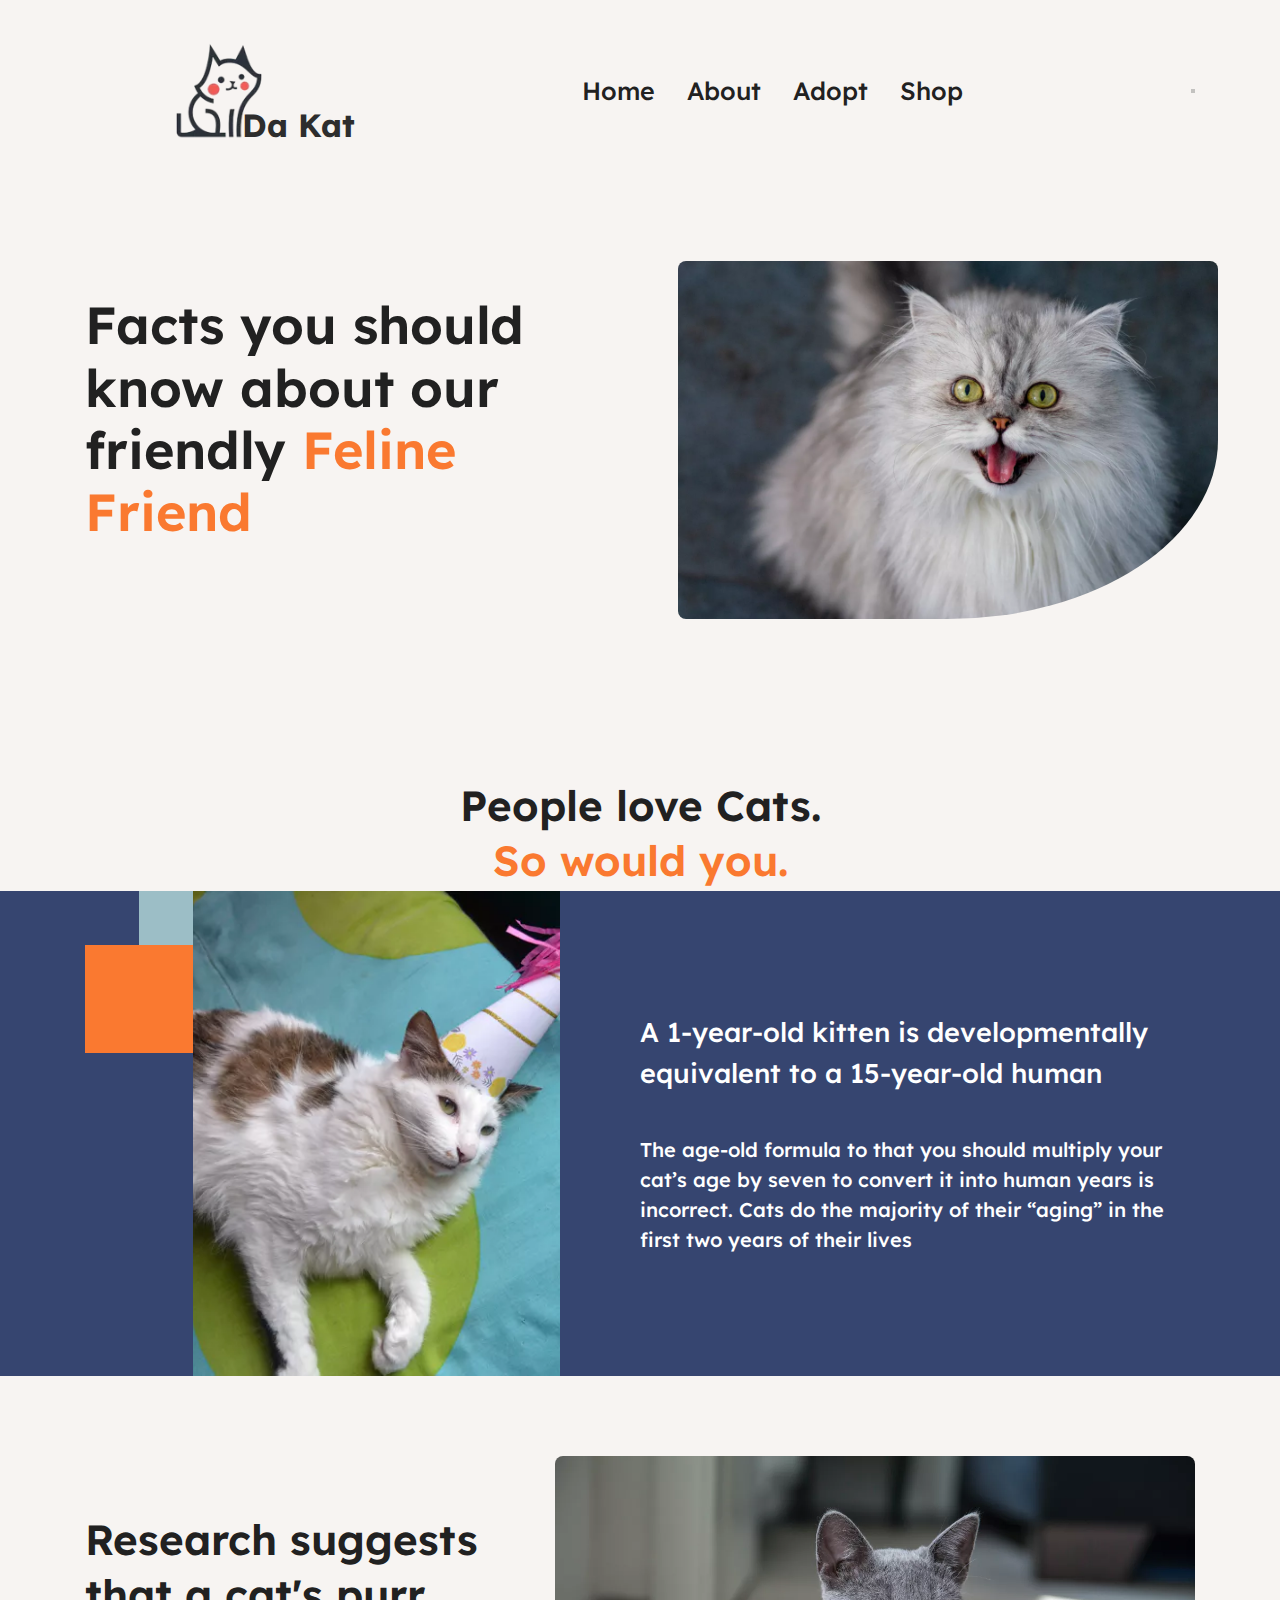
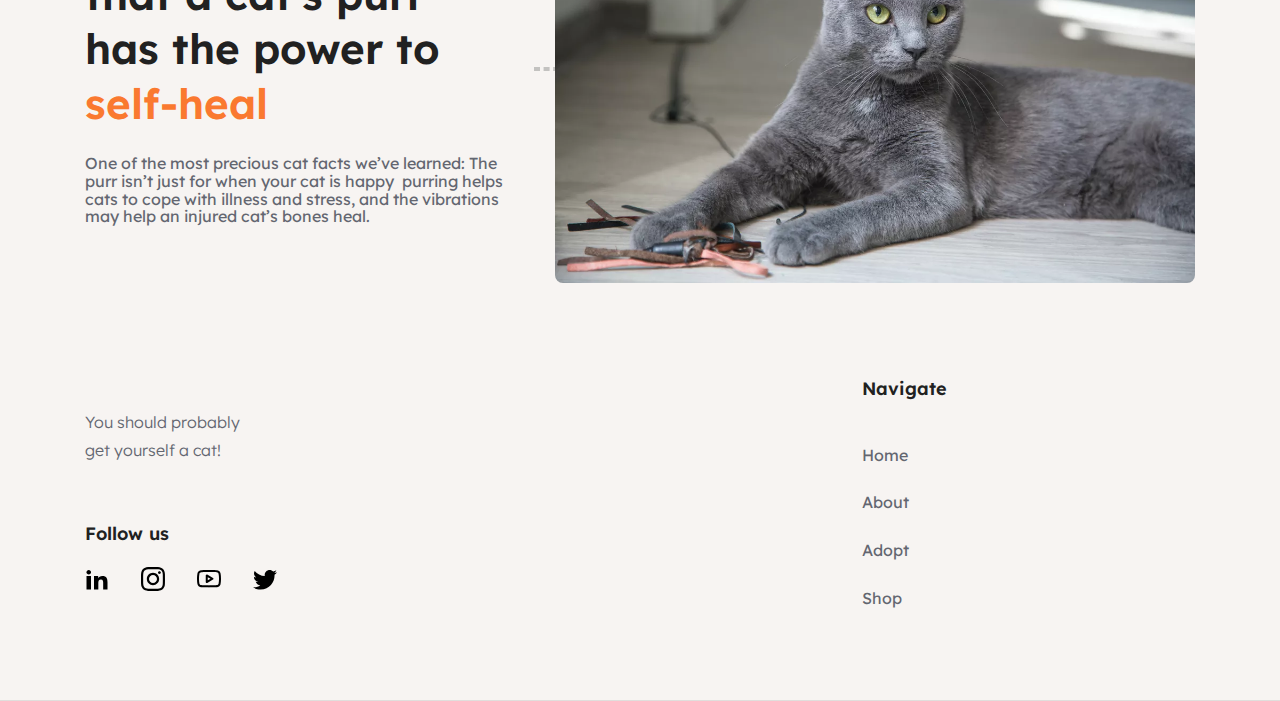
<file: index.html>
<!DOCTYPE html>
<html lang="en">

<head>
  <title>Home - Da Kat</title>
  <meta property="og:title" content="Da Kat" />
  <meta name="viewport" content="width=device-width, initial-scale=1.0" />
  <meta charset="utf-8" />
  <meta property="twitter:card" content="summary_large_image" />

  <style data-tag="reset-style-sheet">
    html {
      line-height: 1.15;
    }

    body {
      margin: 0;
    }

    * {
      box-sizing: border-box;
      border-width: 0;
      border-style: solid;
    }

    p,
    li,
    ul,
    pre,
    div,
    h1,
    h2,
    h3,
    h4,
    h5,
    h6,
    figure,
    blockquote,
    figcaption {
      margin: 0;
      padding: 0;
    }

    button {
      background-color: transparent;
    }

    button,
    input,
    optgroup,
    select,
    textarea {
      font-family: inherit;
      font-size: 100%;
      line-height: 1.15;
      margin: 0;
    }

    button,
    select {
      text-transform: none;
    }

    button,
    [type="button"],
    [type="reset"],
    [type="submit"] {
      -webkit-appearance: button;
    }

    button::-moz-focus-inner,
    [type="button"]::-moz-focus-inner,
    [type="reset"]::-moz-focus-inner,
    [type="submit"]::-moz-focus-inner {
      border-style: none;
      padding: 0;
    }

    button:-moz-focus,
    [type="button"]:-moz-focus,
    [type="reset"]:-moz-focus,
    [type="submit"]:-moz-focus {
      outline: 1px dotted ButtonText;
    }

    a {
      color: inherit;
      text-decoration: inherit;
    }

    input {
      padding: 2px 4px;
    }

    img {
      display: block;
    }

    html {
      scroll-behavior: smooth
    }
  </style>
  <style data-tag="default-style-sheet">
    html {
      font-family: Lexend;
      font-size: 16px;
    }

    body {
      font-weight: 400;
      font-style: normal;
      text-decoration: none;
      text-transform: none;
      letter-spacing: normal;
      line-height: 1.1;
      color: var(--dl-color-grays-dark100);
      background-color: var(--dl-color-grays-white100);

    }
  </style>
  <link rel="stylesheet"
    href="https://fonts.googleapis.com/css2?family=Lexend:wght@100;200;300;400;500;600;700;800;900&amp;display=swap"
    data-tag="font" />
  <style>
    ::placeholder {
      color: #63667066;
    }
  </style>
  <link rel="stylesheet" href="css/style.css" />
</head>

<body>
  <div>
    <link href="css/home.css" rel="stylesheet" />
    <div class="home-container">
      <div class="navbar-navbar-container">
        <header data-role="Header" class="navigation-container">
          <div class="navbar-container">
            <h1 class="navbar-text"><span>Da Kat</span></h1>
            <img alt="image" src="image/image_2022-12-08_211313467-removebg-preview-300w.png" class="navbar-image" />
          </div>
          <nav class="navigation-links-nav navigation-links-root-class-name10">
            <a href="index.html" class="navigation-links-navlink navbar-link">
              <span>Home</span>
            </a>
            <a href="about.html" class="navigation-links-navlink1 navbar-link">
              <span>About</span>
            </a>
            <a href="adopt.html" class="navigation-links-navlink2 navbar-link">
              <span>Adopt</span>
            </a>
            <a href="shop.html" class="navigation-links-navlink3 navbar-link">
              <span>Shop</span>
            </a>
          </nav>
          <div class="navbar-container1">
            <div class="navbar-nav"></div>
          </div>
          <div data-role="BurgerMenu" class="navigation-burger-menu">
            <svg viewBox="0 0 1024 1024" class="navbar-icon">
              <path
                d="M128 554.667h768c23.552 0 42.667-19.115 42.667-42.667s-19.115-42.667-42.667-42.667h-768c-23.552 0-42.667 19.115-42.667 42.667s19.115 42.667 42.667 42.667zM128 298.667h768c23.552 0 42.667-19.115 42.667-42.667s-19.115-42.667-42.667-42.667h-768c-23.552 0-42.667 19.115-42.667 42.667s19.115 42.667 42.667 42.667zM128 810.667h768c23.552 0 42.667-19.115 42.667-42.667s-19.115-42.667-42.667-42.667h-768c-23.552 0-42.667 19.115-42.667 42.667s19.115 42.667 42.667 42.667z">
              </path>
            </svg>
          </div>
          <div data-role="MobileMenu" class="navigation-mobile-menu">
            <div class="navbar-nav1">
              <div class="navbar-container2">
                <img alt="image" src="image/image_2022-12-08_211313467-removebg-preview-300w.png"
                  class="navbar-image1" />
                <div data-role="CloseMobileMenu" class="navbar-menu-close">
                  <svg viewBox="0 0 1024 1024" class="navbar-icon02">
                    <path
                      d="M810 274l-238 238 238 238-60 60-238-238-238 238-60-60 238-238-238-238 60-60 238 238 238-238z">
                    </path>
                  </svg>
                </div>
              </div>
              <nav class="navigation-links-nav navigation-links-root-class-name11">
                <a href="index.html" class="navigation-links-navlink navbar-link">
                  <span>Home</span>
                </a>
                <a href="about.html" class="navigation-links-navlink1 navbar-link">
                  <span>About</span>
                </a>
                <a href="adopt.html" class="navigation-links-navlink2 navbar-link">
                  <span>Adopt</span>
                </a>
                <a href="shop.html" class="navigation-links-navlink3 navbar-link">
                  <span>Shop</span>
                </a>
              </nav>
              <button class="navbar-primary-btn button-primary button">
                <span>Get started</span>
              </button>
            </div>
            <div class="navbar-social-media">
              <span class="navbar-text1"><span>Follow us</span></span>
              <div class="navbar-container3">
                <svg viewBox="0 0 1024 1024" class="navbar-icon04">
                  <path
                    d="M384 384h177.106v90.782h2.532c24.64-44.194 84.958-90.782 174.842-90.782 186.946 0 221.52 116.376 221.52 267.734v308.266h-184.61v-273.278c0-65.184-1.334-149.026-96.028-149.026-96.148 0-110.82 70.986-110.82 144.292v278.012h-184.542v-576z">
                  </path>
                  <path d="M64 384h192v576h-192v-576z"></path>
                  <path
                    d="M256 224c0 53.019-42.981 96-96 96s-96-42.981-96-96c0-53.019 42.981-96 96-96s96 42.981 96 96z">
                  </path>
                </svg><svg viewBox="0 0 1024 1024" class="navbar-icon08">
                  <path
                    d="M512 92.2c136.8 0 153 0.6 206.8 3 50 2.2 77 10.6 95 17.6 23.8 9.2 41 20.4 58.8 38.2 18 18 29 35 38.4 58.8 7 18 15.4 45.2 17.6 95 2.4 54 3 70.2 3 206.8s-0.6 153-3 206.8c-2.2 50-10.6 77-17.6 95-9.2 23.8-20.4 41-38.2 58.8-18 18-35 29-58.8 38.4-18 7-45.2 15.4-95 17.6-54 2.4-70.2 3-206.8 3s-153-0.6-206.8-3c-50-2.2-77-10.6-95-17.6-23.8-9.2-41-20.4-58.8-38.2-18-18-29-35-38.4-58.8-7-18-15.4-45.2-17.6-95-2.4-54-3-70.2-3-206.8s0.6-153 3-206.8c2.2-50 10.6-77 17.6-95 9.2-23.8 20.4-41 38.2-58.8 18-18 35-29 58.8-38.4 18-7 45.2-15.4 95-17.6 53.8-2.4 70-3 206.8-3zM512 0c-139 0-156.4 0.6-211 3-54.4 2.4-91.8 11.2-124.2 23.8-33.8 13.2-62.4 30.6-90.8 59.2-28.6 28.4-46 57-59.2 90.6-12.6 32.6-21.4 69.8-23.8 124.2-2.4 54.8-3 72.2-3 211.2s0.6 156.4 3 211c2.4 54.4 11.2 91.8 23.8 124.2 13.2 33.8 30.6 62.4 59.2 90.8 28.4 28.4 57 46 90.6 59 32.6 12.6 69.8 21.4 124.2 23.8 54.6 2.4 72 3 211 3s156.4-0.6 211-3c54.4-2.4 91.8-11.2 124.2-23.8 33.6-13 62.2-30.6 90.6-59s46-57 59-90.6c12.6-32.6 21.4-69.8 23.8-124.2 2.4-54.6 3-72 3-211s-0.6-156.4-3-211c-2.4-54.4-11.2-91.8-23.8-124.2-12.6-34-30-62.6-58.6-91-28.4-28.4-57-46-90.6-59-32.6-12.6-69.8-21.4-124.2-23.8-54.8-2.6-72.2-3.2-211.2-3.2v0z">
                  </path>
                  <path
                    d="M512 249c-145.2 0-263 117.8-263 263s117.8 263 263 263 263-117.8 263-263c0-145.2-117.8-263-263-263zM512 682.6c-94.2 0-170.6-76.4-170.6-170.6s76.4-170.6 170.6-170.6c94.2 0 170.6 76.4 170.6 170.6s-76.4 170.6-170.6 170.6z">
                  </path>
                  <path
                    d="M846.8 238.6c0 33.91-27.49 61.4-61.4 61.4s-61.4-27.49-61.4-61.4c0-33.91 27.49-61.4 61.4-61.4s61.4 27.49 61.4 61.4z">
                  </path>
                </svg><svg viewBox="0 0 1024 1024" class="navbar-icon12">
                  <path
                    d="M920.021 283.179c12.245 65.237 19.115 140.587 18.645 218.667 0.811 65.195-5.248 139.392-18.645 214.229-2.432 8.875-6.4 17.195-11.605 24.533-9.685 13.696-23.808 24.107-40.491 28.8-25.771 6.869-91.989 11.733-165.419 14.549-95.147 3.669-190.507 3.669-190.507 3.669s-95.36 0-190.507-3.627c-73.429-2.816-139.648-7.637-164.949-14.421-8.747-2.432-16.896-6.315-24.149-11.435-13.269-9.387-23.509-22.869-28.587-39.381-12.16-65.109-18.944-140.203-18.475-218.027-0.896-65.707 5.163-140.459 18.645-215.893 2.432-8.875 6.4-17.195 11.605-24.533 9.685-13.696 23.808-24.107 40.491-28.8 25.771-6.869 91.989-11.733 165.419-14.549 95.147-3.627 190.507-3.627 190.507-3.627s95.36 0 190.549 3.328c73.344 2.56 140.032 6.955 164.523 12.928 9.344 2.688 17.963 7.040 25.515 12.757 13.099 9.899 22.955 23.936 27.435 40.875zM1003.093 263.552c-9.259-36.949-30.635-67.84-59.008-89.301-15.915-12.032-33.963-21.077-53.291-26.667-38.315-9.387-115.029-13.781-185.259-16.213-96.725-3.371-193.536-3.371-193.536-3.371s-96.939 0-193.749 3.712c-70.059 2.688-147.2 7.467-184.192 17.365-37.291 10.539-67.456 32.853-88.064 61.867-11.52 16.256-20.011 34.603-25.045 54.101-0.256 1.024-0.469 2.091-0.64 3.029-14.635 80.981-21.291 161.835-20.309 233.856-0.512 82.091 6.869 163.456 20.352 234.752 0.256 1.323 0.555 2.645 0.896 3.755 10.453 36.693 32.853 66.859 61.909 87.381 15.232 10.752 32.299 18.859 50.389 23.936 37.504 10.027 114.603 14.805 184.661 17.493 96.853 3.712 193.792 3.712 193.792 3.712s96.939 0 193.749-3.712c70.059-2.688 147.157-7.467 184.192-17.365 37.248-10.539 67.456-32.853 88.021-61.867 11.52-16.256 20.053-34.603 25.045-54.059 0.256-1.067 0.512-2.133 0.64-3.029 14.507-80.384 21.163-160.64 20.309-232.107 0.512-82.133-6.869-163.541-20.352-234.837-0.171-0.853-0.341-1.707-0.512-2.432zM458.667 567.509v-132.352l116.352 66.176zM437.077 677.931l245.333-139.52c20.48-11.648 27.648-37.717 16-58.197-3.968-6.997-9.643-12.459-16-16l-245.333-139.52c-20.48-11.648-46.549-4.48-58.197 16-3.84 6.741-5.632 14.080-5.589 21.077v279.040c0 23.552 19.115 42.667 42.667 42.667 7.765 0 15.019-2.091 21.077-5.589z">
                  </path>
                </svg><svg viewBox="0 0 1024 1024" class="navbar-icon14">
                  <path
                    d="M1024 226.4c-37.6 16.8-78.2 28-120.6 33 43.4-26 76.6-67.2 92.4-116.2-40.6 24-85.6 41.6-133.4 51-38.4-40.8-93-66.2-153.4-66.2-116 0-210 94-210 210 0 16.4 1.8 32.4 5.4 47.8-174.6-8.8-329.4-92.4-433-219.6-18 31-28.4 67.2-28.4 105.6 0 72.8 37 137.2 93.4 174.8-34.4-1-66.8-10.6-95.2-26.2 0 0.8 0 1.8 0 2.6 0 101.8 72.4 186.8 168.6 206-17.6 4.8-36.2 7.4-55.4 7.4-13.6 0-26.6-1.4-39.6-3.8 26.8 83.4 104.4 144.2 196.2 146-72 56.4-162.4 90-261 90-17 0-33.6-1-50.2-3 93.2 59.8 203.6 94.4 322.2 94.4 386.4 0 597.8-320.2 597.8-597.8 0-9.2-0.2-18.2-0.6-27.2 41-29.4 76.6-66.4 104.8-108.6z">
                  </path>
                </svg>
              </div>
            </div>
          </div>
        </header>
      </div>
      <main class="home-main">
        <div class="section-container">
          <div class="home-max-width max-content-container">
            <div class="home-content-container">
              <h1 class="home-heading DaKat">
                <span>Facts you should know about our friendly</span>
                <span class="home-text01">Feline Friend</span>
              </h1>
            </div>
            <div class="home-image-container">
              <img id="home-cover-image" alt="image" src="image/cat1-1200w.jpg" class="home-image" />
            </div>
          </div>
        </div>
        <div class="home-section-four section-container">
          <div class="home-max-width1 max-content-container">
            <h2 class="home-text02 Heading2">
              <span>People love Cats.</span>
              <br class="home-text04" />
              <span class="home-text05">So would you.</span>
            </h2>
          </div>
          <div data-type="slider" class="home-slider">
            <div data-type="slide" class="slide-slide slide">
              <div class="slide-max-width max-content-container">
                <div class="slide-left-side">
                  <div class="slide-decorations-container">
                    <div class="slide-squares-container">
                      <div class="slide-light-green"></div>
                      <div class="slide-orange"></div>
                    </div>
                  </div>
                  <div class="slide-image-container">
                    <img alt="image" src="image/cat3-500h.jpg" class="slide-image" />
                  </div>
                </div>
                <div class="slide-right-side">
                  <span class="slide-testimonial">
                    <span>
                      A 1-year-old kitten is developmentally equivalent to a
                      15-year-old human
                    </span>
                  </span>
                  <span class="slide-author">
                    <span>
                      The age-old formula to that you should multiply your
                      cat’s age by seven to convert it into human years is
                      incorrect. Cats do the majority of their “aging” in the
                      first two years of their lives
                    </span>
                  </span>
                </div>
              </div>
            </div>
          </div>
        </div>
        <div class="home-section-two section-container">
          <div class="home-max-width2 max-content-container">
            <div class="home-image-container1">
              <h1 class="home-text06 Heading2">
                <span>
                  Research suggests that a cat's purr has the power to&nbsp;
                </span>
                <span class="home-text08">self-heal</span>
              </h1>
              <span class="home-text09">
                <span>
                  One of the most precious cat facts we’ve learned: The purr
                  isn’t just for when your cat is happy&nbsp;
                </span>
                <span>
                  purring helps cats to cope with illness and stress, and the
                  vibrations may help an injured cat’s bones heal.
                </span>
              </span>
            </div>
            <div class="home-content-container1"></div>
            <img alt="image" src="image/cat2-1200w.jpg" class="home-image1" />
          </div>
        </div>
      </main>
      <footer class="footer-footer section-container">
        <div class="footer-max-width max-content-container">
          <div class="footer-container">
            <span class="footer-text Content-Light">
              <span>You should probably</span>
              <br />
              <span>get yourself a cat!</span>
            </span>
            <div class="footer-social-media">
              <span class="footer-text4">Follow us</span>
              <div class="footer-container1">
                <svg viewBox="0 0 1024 1024" class="footer-icon">
                  <path
                    d="M384 384h177.106v90.782h2.532c24.64-44.194 84.958-90.782 174.842-90.782 186.946 0 221.52 116.376 221.52 267.734v308.266h-184.61v-273.278c0-65.184-1.334-149.026-96.028-149.026-96.148 0-110.82 70.986-110.82 144.292v278.012h-184.542v-576z">
                  </path>
                  <path d="M64 384h192v576h-192v-576z"></path>
                  <path
                    d="M256 224c0 53.019-42.981 96-96 96s-96-42.981-96-96c0-53.019 42.981-96 96-96s96 42.981 96 96z">
                  </path>
                </svg><svg viewBox="0 0 1024 1024" class="footer-icon04">
                  <path
                    d="M512 92.2c136.8 0 153 0.6 206.8 3 50 2.2 77 10.6 95 17.6 23.8 9.2 41 20.4 58.8 38.2 18 18 29 35 38.4 58.8 7 18 15.4 45.2 17.6 95 2.4 54 3 70.2 3 206.8s-0.6 153-3 206.8c-2.2 50-10.6 77-17.6 95-9.2 23.8-20.4 41-38.2 58.8-18 18-35 29-58.8 38.4-18 7-45.2 15.4-95 17.6-54 2.4-70.2 3-206.8 3s-153-0.6-206.8-3c-50-2.2-77-10.6-95-17.6-23.8-9.2-41-20.4-58.8-38.2-18-18-29-35-38.4-58.8-7-18-15.4-45.2-17.6-95-2.4-54-3-70.2-3-206.8s0.6-153 3-206.8c2.2-50 10.6-77 17.6-95 9.2-23.8 20.4-41 38.2-58.8 18-18 35-29 58.8-38.4 18-7 45.2-15.4 95-17.6 53.8-2.4 70-3 206.8-3zM512 0c-139 0-156.4 0.6-211 3-54.4 2.4-91.8 11.2-124.2 23.8-33.8 13.2-62.4 30.6-90.8 59.2-28.6 28.4-46 57-59.2 90.6-12.6 32.6-21.4 69.8-23.8 124.2-2.4 54.8-3 72.2-3 211.2s0.6 156.4 3 211c2.4 54.4 11.2 91.8 23.8 124.2 13.2 33.8 30.6 62.4 59.2 90.8 28.4 28.4 57 46 90.6 59 32.6 12.6 69.8 21.4 124.2 23.8 54.6 2.4 72 3 211 3s156.4-0.6 211-3c54.4-2.4 91.8-11.2 124.2-23.8 33.6-13 62.2-30.6 90.6-59s46-57 59-90.6c12.6-32.6 21.4-69.8 23.8-124.2 2.4-54.6 3-72 3-211s-0.6-156.4-3-211c-2.4-54.4-11.2-91.8-23.8-124.2-12.6-34-30-62.6-58.6-91-28.4-28.4-57-46-90.6-59-32.6-12.6-69.8-21.4-124.2-23.8-54.8-2.6-72.2-3.2-211.2-3.2v0z">
                  </path>
                  <path
                    d="M512 249c-145.2 0-263 117.8-263 263s117.8 263 263 263 263-117.8 263-263c0-145.2-117.8-263-263-263zM512 682.6c-94.2 0-170.6-76.4-170.6-170.6s76.4-170.6 170.6-170.6c94.2 0 170.6 76.4 170.6 170.6s-76.4 170.6-170.6 170.6z">
                  </path>
                  <path
                    d="M846.8 238.6c0 33.91-27.49 61.4-61.4 61.4s-61.4-27.49-61.4-61.4c0-33.91 27.49-61.4 61.4-61.4s61.4 27.49 61.4 61.4z">
                  </path>
                </svg><svg viewBox="0 0 1024 1024" class="footer-icon08">
                  <path
                    d="M920.021 283.179c12.245 65.237 19.115 140.587 18.645 218.667 0.811 65.195-5.248 139.392-18.645 214.229-2.432 8.875-6.4 17.195-11.605 24.533-9.685 13.696-23.808 24.107-40.491 28.8-25.771 6.869-91.989 11.733-165.419 14.549-95.147 3.669-190.507 3.669-190.507 3.669s-95.36 0-190.507-3.627c-73.429-2.816-139.648-7.637-164.949-14.421-8.747-2.432-16.896-6.315-24.149-11.435-13.269-9.387-23.509-22.869-28.587-39.381-12.16-65.109-18.944-140.203-18.475-218.027-0.896-65.707 5.163-140.459 18.645-215.893 2.432-8.875 6.4-17.195 11.605-24.533 9.685-13.696 23.808-24.107 40.491-28.8 25.771-6.869 91.989-11.733 165.419-14.549 95.147-3.627 190.507-3.627 190.507-3.627s95.36 0 190.549 3.328c73.344 2.56 140.032 6.955 164.523 12.928 9.344 2.688 17.963 7.040 25.515 12.757 13.099 9.899 22.955 23.936 27.435 40.875zM1003.093 263.552c-9.259-36.949-30.635-67.84-59.008-89.301-15.915-12.032-33.963-21.077-53.291-26.667-38.315-9.387-115.029-13.781-185.259-16.213-96.725-3.371-193.536-3.371-193.536-3.371s-96.939 0-193.749 3.712c-70.059 2.688-147.2 7.467-184.192 17.365-37.291 10.539-67.456 32.853-88.064 61.867-11.52 16.256-20.011 34.603-25.045 54.101-0.256 1.024-0.469 2.091-0.64 3.029-14.635 80.981-21.291 161.835-20.309 233.856-0.512 82.091 6.869 163.456 20.352 234.752 0.256 1.323 0.555 2.645 0.896 3.755 10.453 36.693 32.853 66.859 61.909 87.381 15.232 10.752 32.299 18.859 50.389 23.936 37.504 10.027 114.603 14.805 184.661 17.493 96.853 3.712 193.792 3.712 193.792 3.712s96.939 0 193.749-3.712c70.059-2.688 147.157-7.467 184.192-17.365 37.248-10.539 67.456-32.853 88.021-61.867 11.52-16.256 20.053-34.603 25.045-54.059 0.256-1.067 0.512-2.133 0.64-3.029 14.507-80.384 21.163-160.64 20.309-232.107 0.512-82.133-6.869-163.541-20.352-234.837-0.171-0.853-0.341-1.707-0.512-2.432zM458.667 567.509v-132.352l116.352 66.176zM437.077 677.931l245.333-139.52c20.48-11.648 27.648-37.717 16-58.197-3.968-6.997-9.643-12.459-16-16l-245.333-139.52c-20.48-11.648-46.549-4.48-58.197 16-3.84 6.741-5.632 14.080-5.589 21.077v279.040c0 23.552 19.115 42.667 42.667 42.667 7.765 0 15.019-2.091 21.077-5.589z">
                  </path>
                </svg><svg viewBox="0 0 1024 1024" class="footer-icon10">
                  <path
                    d="M1024 226.4c-37.6 16.8-78.2 28-120.6 33 43.4-26 76.6-67.2 92.4-116.2-40.6 24-85.6 41.6-133.4 51-38.4-40.8-93-66.2-153.4-66.2-116 0-210 94-210 210 0 16.4 1.8 32.4 5.4 47.8-174.6-8.8-329.4-92.4-433-219.6-18 31-28.4 67.2-28.4 105.6 0 72.8 37 137.2 93.4 174.8-34.4-1-66.8-10.6-95.2-26.2 0 0.8 0 1.8 0 2.6 0 101.8 72.4 186.8 168.6 206-17.6 4.8-36.2 7.4-55.4 7.4-13.6 0-26.6-1.4-39.6-3.8 26.8 83.4 104.4 144.2 196.2 146-72 56.4-162.4 90-261 90-17 0-33.6-1-50.2-3 93.2 59.8 203.6 94.4 322.2 94.4 386.4 0 597.8-320.2 597.8-597.8 0-9.2-0.2-18.2-0.6-27.2 41-29.4 76.6-66.4 104.8-108.6z">
                  </path>
                </svg>
              </div>
            </div>
          </div>
          <div class="footer-links">
            <div class="footer-container2">
              <span class="footer-text5">
                <span class="footer-text6">Navigate</span>
                <br />
              </span>
              <a href="index.html" class="footer-navlink footer-link">Home</a>
              <a href="about.html" class="footer-navlink1 footer-link">
                About
              </a>
              <a href="adopt.html" class="footer-navlink2 footer-link">
                Adopt
              </a>
              <a href="shop.html" class="footer-navlink3 footer-link">Shop</a>
            </div>
          </div>
        </div>
      </footer>
    </div>
  </div>

  <script src="js/main.js"></script>

</body>

</html>
</file>
<file: css/style.css>
:root {
  --dl-size-size-large: 144px;
  --dl-size-size-small: 48px;
  --dl-size-size-medium: 96px;
  --dl-size-size-xlarge: 192px;
  --dl-size-size-xsmall: 16px;
  --dl-space-space-unit: 16px;
  --dl-size-size-xxlarge: 288px;
  --dl-color-grays-dark80: #212121cc;
  --dl-color-grays-gray40: #63667066;
  --dl-color-grays-gray60: #63667099;
  --dl-size-size-maxwidth: 1158px;
  --dl-color-grays-dark100: #212121ff;
  --dl-color-grays-gray100: #636670ff;
  --dl-color-grays-white60: #ffffff99;
  --dl-color-grays-white80: #ffffffcc;
  --dl-radius-radius-round: 50%;
  --dl-color-grays-black100: #000000;
  --dl-color-grays-white100: #FFFFFF;
  --dl-space-space-halfunit: 8px;
  --dl-space-space-sixunits: 96px;
  --dl-space-space-twounits: 32px;
  --dl-radius-radius-radius2: 2px;
  --dl-radius-radius-radius4: 4px;
  --dl-radius-radius-radius8: 8px;
  --dl-space-space-fiveunits: 80px;
  --dl-space-space-fourunits: 64px;
  --dl-color-backgrounds-gray: #f7f4f2ff;
  --dl-space-space-threeunits: 48px;
  --dl-color-backgrounds-green: #2b584dff;
  --dl-color-backgrounds-purple: #623373ff;
  --dl-color-backgrounds-primary: #fa7930ff;
  --dl-color-backgrounds-darkblue: #364570ff;
  --dl-space-space-oneandhalfunits: 24px;
  --dl-color-backgrounds-lightgreen: #9cbec6ff;
}

.button {
  color: var(--dl-color-grays-black100);
  cursor: pointer;
  display: inline-block;
  outline: none;
  padding-top: var(--dl-space-space-unit);
  border-color: transparent;
  border-style: solid;
  border-width: 1px;
  padding-left: var(--dl-space-space-oneandhalfunits);
  border-radius: 32px;
  padding-right: var(--dl-space-space-oneandhalfunits);
  padding-bottom: var(--dl-space-space-unit);
  background-color: var(--dl-color-grays-white100);
}

.input {
  color: var(--dl-color-grays-black100);
  cursor: auto;
  outline: none;
  padding: 0.5rem 1rem;
  border-color: var(--dl-color-grays-black100);
  border-width: 1px;
  border-radius: 4px;
  background-color: var(--dl-color-grays-white100);
}

.textarea {
  color: var(--dl-color-grays-black100);
  cursor: auto;
  padding: 0.5rem;
  border-color: var(--dl-color-grays-black100);
  border-width: 1px;
  border-radius: 4px;
  background-color: var(--dl-color-grays-white100);
}

.list {
  width: 100%;
  margin: 1em 0px 1em 0px;
  display: block;
  padding: 0px 0px 0px 1.5rem;
  list-style-type: none;
  list-style-position: outside;
}

.list-item {
  display: list-item;
}

.teleport-show {
  transform: translateX(0%) !important;
}

.navbar-link {
  cursor: pointer;
  transition: 0.3s;
  font-weight: 500;
}

.navbar-link:hover {
  color: var(--dl-color-backgrounds-primary);
}

.button-primary {
  color: var(--dl-color-grays-white100);
  transition: 0.3s;
  font-weight: 500;
  background-color: var(--dl-color-backgrounds-primary);
}

.button-primary:hover {
  color: var(--dl-color-backgrounds-primary);
  border-color: var(--dl-color-backgrounds-primary);
  background-color: var(--dl-color-grays-white100);
}

.navigation-mobile-menu {
  top: 0px;
  left: 0px;
  width: 100%;
  height: 100vh;
  display: flex;
  padding: 32px;
  z-index: 101;
  position: absolute;
  transform: translateX(100%);
  transition: 0.3s;
  flex-direction: column;
  justify-content: space-between;
  background-color: var(--dl-color-backgrounds-gray);
}

.navigation-burger-menu {
  display: none;
}

.navigation-container {
  width: 100%;
  display: flex;
  max-width: var(--dl-size-size-maxwidth);
  align-items: center;
  padding-top: var(--dl-space-space-twounits);
  padding-left: var(--dl-space-space-oneandhalfunits);
  padding-right: var(--dl-space-space-oneandhalfunits);
  padding-bottom: var(--dl-space-space-twounits);
  justify-content: space-between;
}

.max-content-container {
  width: 100%;
  display: flex;
  position: relative;
  max-width: var(--dl-size-size-maxwidth);
  align-items: center;
  padding-left: var(--dl-space-space-oneandhalfunits);
  padding-right: var(--dl-space-space-oneandhalfunits);
}

.section-container {
  flex: 0 0 auto;
  width: 100%;
  display: flex;
  align-items: center;
  padding-top: var(--dl-space-space-fiveunits);
  flex-direction: column;
  padding-bottom: var(--dl-space-space-fiveunits);
}

.slide-active {
  display: flex !important;
}

.slide {
  flex: 1;
  width: 100%;
  display: flex;
  min-width: 100%;
  align-items: center;
  flex-direction: column;
}

.footer-link {
  color: var(--dl-color-grays-gray100);
  cursor: pointer;
  font-style: normal;
  transition: 0.3s;
  font-weight: 400;
  margin-bottom: 30px;
}

.footer-link:hover {
  color: var(--dl-color-backgrounds-primary);
}

.Content-Light {
  font-size: 16px;
  font-style: normal;
  font-family: Lexend;
  font-weight: 300;
  line-height: 1.75;
  text-transform: none;
  text-decoration: none;
}

.Content {
  font-size: 16px;
  font-family: Lexend;
  font-weight: 400;
  line-height: 1.1;
  text-transform: none;
  text-decoration: none;
}

.Heading4 {
  font-size: 20px;
  font-style: normal;
  font-family: Lexend;
  font-weight: 500;
  line-height: 1.2;
  text-transform: none;
  text-decoration: none;
}

.Heading2 {
  font-size: 42px;
  font-style: normal;
  font-family: Lexend;
  font-weight: 600;
  line-height: 1.3;
  text-transform: none;
  text-decoration: none;
}

.DaKat {
  font-size: 52px;
  font-style: normal;
  font-family: Lexend;
  font-weight: 600;
  line-height: 1.2;
  text-transform: none;
  text-decoration: none;
}

#home-cover-image {
  width: 540px;
  height: 358px;
  transition: all 0.2s ease;
}

@media(max-width: 767px) {
  .navbar-link {
    margin-bottom: var(--dl-space-space-unit);
  }

  .navigation-mobile-menu {
    padding: var(--dl-space-space-unit);
  }

  .navigation-burger-menu {
    display: flex;
    align-items: center;
    justify-content: center;
  }

  .navigation-container {
    padding: var(--dl-space-space-unit);
  }

  .section-container {
    padding-top: var(--dl-space-space-twounits);
    padding-bottom: var(--dl-space-space-twounits);
  }
}
</file>
<file: css/home.css>
.navigation-links-nav {
  flex: 0 0 auto;
  display: flex;
  align-items: center;
  flex-direction: row;
}
.navigation-links-navlink {
  font-size: 25px;
  text-decoration: none;
}
.navigation-links-navlink1 {
  font-size: 25px;
  margin-left: var(--dl-space-space-twounits);
  text-decoration: none;
}
.navigation-links-navlink2 {
  font-size: 25px;
  margin-left: var(--dl-space-space-twounits);
  text-decoration: none;
}
.navigation-links-navlink3 {
  font-size: 25px;
  margin-left: var(--dl-space-space-twounits);
  text-decoration: none;
}








@media(max-width: 767px) {
  .navigation-links-nav {
    align-items: flex-start;
    flex-direction: column;
  }
  .navigation-links-navlink1 {
    margin-left: 0;
    margin-bottom: var(--dl-space-space-unit);
  }
  .navigation-links-navlink2 {
    margin-left: 0;
    margin-bottom: var(--dl-space-space-unit);
  }
  .navigation-links-navlink3 {
    margin-left: 0;
    margin-bottom: var(--dl-space-space-unit);
  }


}

.navbar-navbar-container {
  top: 0;
  width: 100%;
  display: flex;
  align-items: center;
  flex-direction: column;
  justify-content: flex-start;
}
.navbar-image {
  width: 300px;
  height: 117px;
  object-fit: cover;
}
.navbar-container1 {
  flex: 0 0 auto;
  width: auto;
  height: auto;
  display: flex;
  align-items: space-between;
  flex-direction: column;
}
.navbar-nav {
  border: 2px dashed rgba(120, 120, 120, 0.4);
  display: flex;
  align-items: center;
  justify-content: center;
}
.navbar-icon {
  width: var(--dl-size-size-xsmall);
  height: var(--dl-size-size-xsmall);
}
.navbar-nav1 {
  display: flex;
  align-items: flex-start;
  flex-direction: column;
}
.navbar-container2 {
  width: 100%;
  display: flex;
  align-items: center;
  margin-bottom: var(--dl-space-space-threeunits);
  justify-content: space-between;
}
.navbar-image1 {
  width: 106px;
}
.navbar-menu-close {
  display: flex;
  align-items: center;
  justify-content: center;
}
.navbar-icon02 {
  width: var(--dl-size-size-xsmall);
  height: var(--dl-size-size-xsmall);
}
.navbar-primary-btn {
  margin-top: var(--dl-space-space-oneandhalfunits);
}
.navbar-social-media {
  flex: 0 0 auto;
  display: flex;
  align-items: flex-start;
  flex-direction: column;
}
.navbar-text1 {
  font-size: 18px;
  font-style: normal;
  font-weight: 600;
  margin-bottom: var(--dl-space-space-oneandhalfunits);
}
.navbar-container3 {
  flex: 0 0 auto;
  display: flex;
  align-items: flex-start;
  flex-direction: row;
}
.navbar-icon04 {
  width: 24px;
  height: 24px;
  transition: 0.3s;
  margin-right: var(--dl-space-space-twounits);
}
.navbar-icon04:hover {
  fill: var(--dl-color-backgrounds-primary);
  cursor: pointer;
}
.navbar-icon08 {
  width: 24px;
  height: 24px;
  transition: 0.3s;
  margin-right: var(--dl-space-space-twounits);
}
.navbar-icon08:hover {
  fill: var(--dl-color-backgrounds-primary);
  cursor: pointer;
}
.navbar-icon12 {
  width: 24px;
  height: 24px;
  transition: 0.3s;
  margin-right: var(--dl-space-space-twounits);
}
.navbar-icon12:hover {
  fill: var(--dl-color-backgrounds-primary);
  cursor: pointer;
}
.navbar-icon14 {
  width: 24px;
  height: 24px;
  transition: 0.3s;
}
.navbar-icon14:hover {
  fill: var(--dl-color-backgrounds-primary);
  cursor: pointer;
}
@media(max-width: 1600px) {
  .navbar-container {
    position: relative;
  }
  .navbar-text {
    color: #2d2d2d;
    right: -20px;
    width: 131px;
    bottom: -2px;
    height: 43px;
    position: absolute;
    padding-top: 0px;
  }
  .navbar-image {
    width: 268px;
    margin-right: 0px;
  }
}
@media(max-width: 767px) {
  .navbar-nav {
    display: none;
  }
}

.slide-slide {
  align-items: stretch;
  flex-direction: row;
  justify-content: center;
  background-color: var(--dl-color-backgrounds-darkblue);
}
.slide-max-width {
  align-items: stretch;
  flex-direction: row;
  justify-content: space-between;
}
.slide-left-side {
  width: 50%;
  display: flex;
  align-items: stretch;
  padding-right: var(--dl-space-space-fiveunits);
  flex-direction: row;
  justify-content: space-between;
}
.slide-decorations-container {
  flex: 1;
  display: flex;
  align-items: flex-end;
  flex-direction: column;
  justify-content: space-between;
}
.slide-squares-container {
  flex: 0 0 auto;
  display: flex;
  align-items: flex-end;
  flex-direction: column;
}
.slide-light-green {
  flex: 0 0 auto;
  width: 54px;
  height: 54px;
  display: flex;
  align-items: flex-start;
  flex-direction: column;
  background-color: var(--dl-color-backgrounds-lightgreen);
}
.slide-orange {
  flex: 0 0 auto;
  width: 108px;
  height: 108px;
  display: flex;
  align-items: flex-start;
  flex-direction: column;
  background-color: var(--dl-color-backgrounds-primary);
}
.slide-image-container {
  display: flex;
  align-items: stretch;
  flex-direction: column;
  justify-content: space-between;
}
.slide-image {
  width: 100%;
  height: 485px;
  object-fit: cover;
}
.slide-right-side {
  flex: 0 0 auto;
  width: 50%;
  display: flex;
  align-items: flex-start;
  padding-top: var(--dl-space-space-twounits);
  flex-direction: column;
  padding-bottom: var(--dl-space-space-twounits);
  justify-content: center;
}
.slide-testimonial {
  color: var(--dl-color-grays-white100);
  font-size: 27px;
  font-style: normal;
  font-weight: 500;
  line-height: 1.5;
  margin-bottom: 42px;
}
.slide-author {
  color: var(--dl-color-grays-white100);
  font-size: 20px;
  font-style: normal;
  font-weight: 500;
  line-height: 1.5;
}
.slide-root-class-name2 {
  background-color: var(--dl-color-backgrounds-purple);
}
.slide-root-class-name3 {
  background-color: var(--dl-color-backgrounds-green);
}
.slide-root-class-name4 {
  background-color: var(--dl-color-backgrounds-purple);
}
.slide-root-class-name5 {
  background-color: var(--dl-color-backgrounds-green);
}
@media(max-width: 991px) {
  .slide-left-side {
    padding-right: var(--dl-space-space-oneandhalfunits);
  }
}
@media(max-width: 767px) {
  .slide-max-width {
    flex-direction: column;
  }
  .slide-left-side {
    width: 100%;
    padding-right: 0px;
  }
  .slide-image {
    max-width: 700px;
  }
  .slide-right-side {
    width: 100%;
  }
}
@media(max-width: 479px) {
  .slide-light-green {
    width: 36px;
    height: 36px;
  }
  .slide-orange {
    width: 75px;
    height: 75px;
  }
}

.footer-footer {
  border-color: rgba(33, 33, 33, 0.1);
  border-width: 1px;
  border-top-width: 0px;
  border-left-width: 0px;
  border-right-width: 0px;
}
.footer-max-width {
  justify-content: space-between;
}
.footer-container {
  flex: 0 0 auto;
  width: 50%;
  display: flex;
  align-items: flex-start;
  flex-direction: column;
}
.footer-text {
  color: var(--dl-color-grays-gray100);
  max-width: 350px;
  margin-bottom: 60px;
}
.footer-social-media {
  flex: 0 0 auto;
  display: flex;
  align-items: flex-start;
  flex-direction: column;
}
.footer-text4 {
  font-size: 18px;
  font-style: normal;
  font-weight: 600;
  margin-bottom: var(--dl-space-space-oneandhalfunits);
}
.footer-container1 {
  flex: 0 0 auto;
  display: flex;
  align-items: flex-start;
  flex-direction: row;
}
.footer-icon {
  width: 24px;
  height: 24px;
  transition: 0.3s;
  margin-right: var(--dl-space-space-twounits);
}
.footer-icon:hover {
  fill: var(--dl-color-backgrounds-primary);
  cursor: pointer;
}
.footer-icon04 {
  width: 24px;
  height: 24px;
  transition: 0.3s;
  margin-right: var(--dl-space-space-twounits);
}
.footer-icon04:hover {
  fill: var(--dl-color-backgrounds-primary);
  cursor: pointer;
}
.footer-icon08 {
  width: 24px;
  height: 24px;
  transition: 0.3s;
  margin-right: var(--dl-space-space-twounits);
}
.footer-icon08:hover {
  fill: var(--dl-color-backgrounds-primary);
  cursor: pointer;
}
.footer-icon10 {
  width: 24px;
  height: 24px;
  transition: 0.3s;
}
.footer-icon10:hover {
  fill: var(--dl-color-backgrounds-primary);
  cursor: pointer;
}
.footer-links {
  flex: 0 0 auto;
  width: 40%;
  display: flex;
  align-items: center;
  flex-direction: row;
  justify-content: center;
}
.footer-container2 {
  flex: 0 0 auto;
  width: 50%;
  height: 241px;
  display: flex;
  align-items: flex-start;
  flex-direction: column;
}
.footer-text5 {
  font-size: 18px;
  font-style: normal;
  font-weight: 600;
  margin-bottom: var(--dl-space-space-threeunits);
}
.footer-navlink {
  text-decoration: none;
}
.footer-navlink1 {
  text-decoration: none;
}
.footer-navlink2 {
  text-decoration: none;
}
.footer-navlink3 {
  text-decoration: none;
}
@media(max-width: 1200px) {
  .footer-navlink {
    text-decoration: none;
  }
}
@media(max-width: 991px) {
  .footer-max-width {
    flex-direction: column-reverse;
  }
  .footer-container {
    width: 100%;
  }
  .footer-links {
    width: 100%;
    margin-bottom: var(--dl-space-space-threeunits);
  }
}
@media(max-width: 479px) {
  .footer-links {
    flex-wrap: wrap;
  }
  .footer-container2 {
    width: 100%;
    margin-bottom: var(--dl-space-space-threeunits);
  }
  .footer-text5 {
    margin-bottom: var(--dl-space-space-twounits);
  }
  .footer-text6 {
    margin-bottom: var(--dl-space-space-twounits);
  }
}

.home-container {
  width: 100%;
  display: flex;
  position: relative;
  min-height: 100vh;
  overflow-x: hidden;
  align-items: center;
  flex-direction: column;
  justify-content: flex-start;
  background-color: var(--dl-color-backgrounds-gray);
}
.home-main {
  flex: 0 0 auto;
  width: 100%;
  display: flex;
  align-items: center;
  flex-direction: column;
}
.home-max-width {
  align-items: stretch;
}
.home-content-container {
  flex: 1;
  display: flex;
  min-width: 50%;
  align-items: flex-start;
  padding-right: var(--dl-space-space-twounits);
  flex-direction: column;
  justify-content: center;
}
.home-heading {
  width: 90%;
  margin-bottom: 42px;
}
.home-text01 {
  color: var(--dl-color-backgrounds-primary);
}
.home-image-container {
  flex: 1;
  width: 200px;
  display: flex;
  align-items: center;
  flex-direction: column;
  justify-content: center;
}
.home-image {
  width: 100%;
  max-width: 589px;
  object-fit: cover;
  margin-left: 45px;
  border-radius: var(--dl-radius-radius-radius4);
  border-top-left-radius: var(--dl-radius-radius-radius8);
  border-top-right-radius: var(--dl-radius-radius-radius8);
  border-bottom-left-radius: var(--dl-radius-radius-radius8);
  border-bottom-right-radius: var(--dl-radius-radius-round);
}
.home-section-four {
  padding-bottom: 0px;
}
.home-max-width1 {
  align-items: center;
  flex-direction: column;
  justify-content: flex-start;
}
.home-text02 {
  text-align: center;
  margin-bottom: var(--dl-space-space-threeunits);
}
.home-text05 {
  color: var(--dl-color-backgrounds-primary);
}
.home-slider {
  flex: 0 0 auto;
  width: 100%;
  display: flex;
  transition: 0.5s;
  align-items: stretch;
  flex-direction: row;
}
.home-section-two {
  height: 523px;
}
.home-max-width2 {
  flex-direction: row;
  justify-content: flex-start;
}
.home-image-container1 {
  flex: 1;
  margin-right: var(--dl-space-space-oneandhalfunits);
}
.home-text06 {
  width: 425px;
  margin-bottom: 24px;
}
.home-text08 {
  color: var(--dl-color-backgrounds-primary);
}
.home-text09 {
  color: var(--dl-color-grays-gray100);
}
.home-content-container1 {
  flex: 1;
  border: 2px dashed rgba(120, 120, 120, 0.4);
  display: flex;
  max-width: 446px;
  align-items: flex-start;
  flex-direction: column;
  justify-content: center;
}
.home-image1 {
  width: 100%;
  max-width: 640px;
  object-fit: cover;
  margin-left: -100px;
  border-radius: var(--dl-radius-radius-radius4);
  border-top-left-radius: var(--dl-radius-radius-radius8);
  border-top-right-radius: var(--dl-radius-radius-radius8);
  border-bottom-left-radius: var(--dl-radius-radius-radius8);
  border-bottom-right-radius: var(--dl-radius-radius-radius8);
}
@media(max-width: 1600px) {
  .home-max-width1 {
    height: 112px;
  }
  .home-text02 {
    height: 344px;
  }
  .home-text04 {
    color: var(--dl-color-backgrounds-primary);
  }
  .home-text05 {
    color: var(--dl-color-backgrounds-primary);
  }
  .home-text08 {
    color: var(--dl-color-backgrounds-primary);
  }
  .home-text09 {
    color: var(--dl-color-grays-gray100);
  }
}
@media(max-width: 991px) {
  .home-max-width {
    flex-direction: column;
  }
  .home-content-container {
    margin-bottom: 42px;
    padding-right: 0px;
  }
  .home-heading {
    width: 100%;
  }
  .home-image {
    max-width: 100%;
    margin-left: 0px;
  }
  .home-text06 {
    width: 100%;
  }
  .home-content-container1 {
    margin-bottom: 42px;
    padding-right: 0px;
  }
  .home-image1 {
    max-width: 100%;
    margin-left: 0px;
  }
}
@media(max-width: 767px) {
  .home-text02 {
    margin-bottom: var(--dl-space-space-twounits);
  }
  .home-max-width2 {
    flex-direction: column;
  }
  .home-image-container1 {
    width: 100%;
    margin-right: 0px;
  }
  .home-content-container1 {
    max-width: 100%;
  }
  .home-image1 {
    margin-bottom: var(--dl-space-space-twounits);
  }
}
</file>
